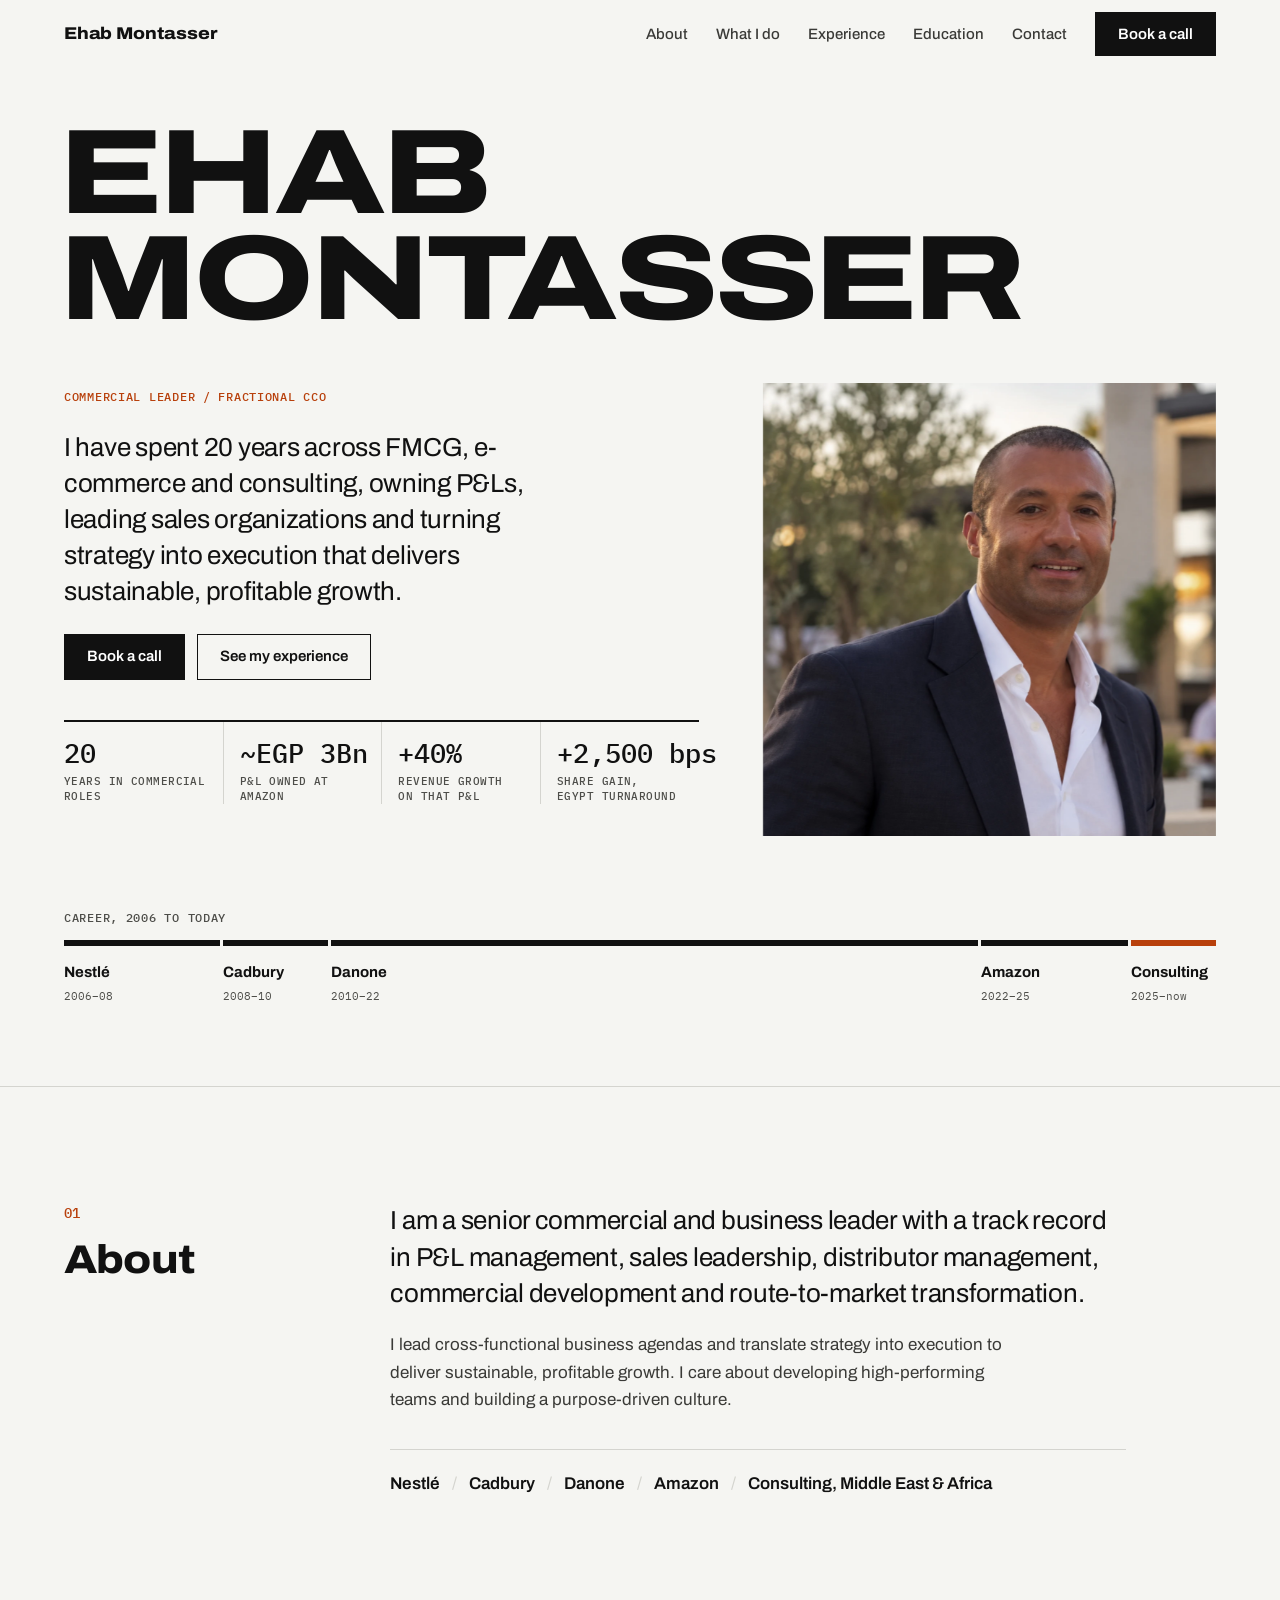
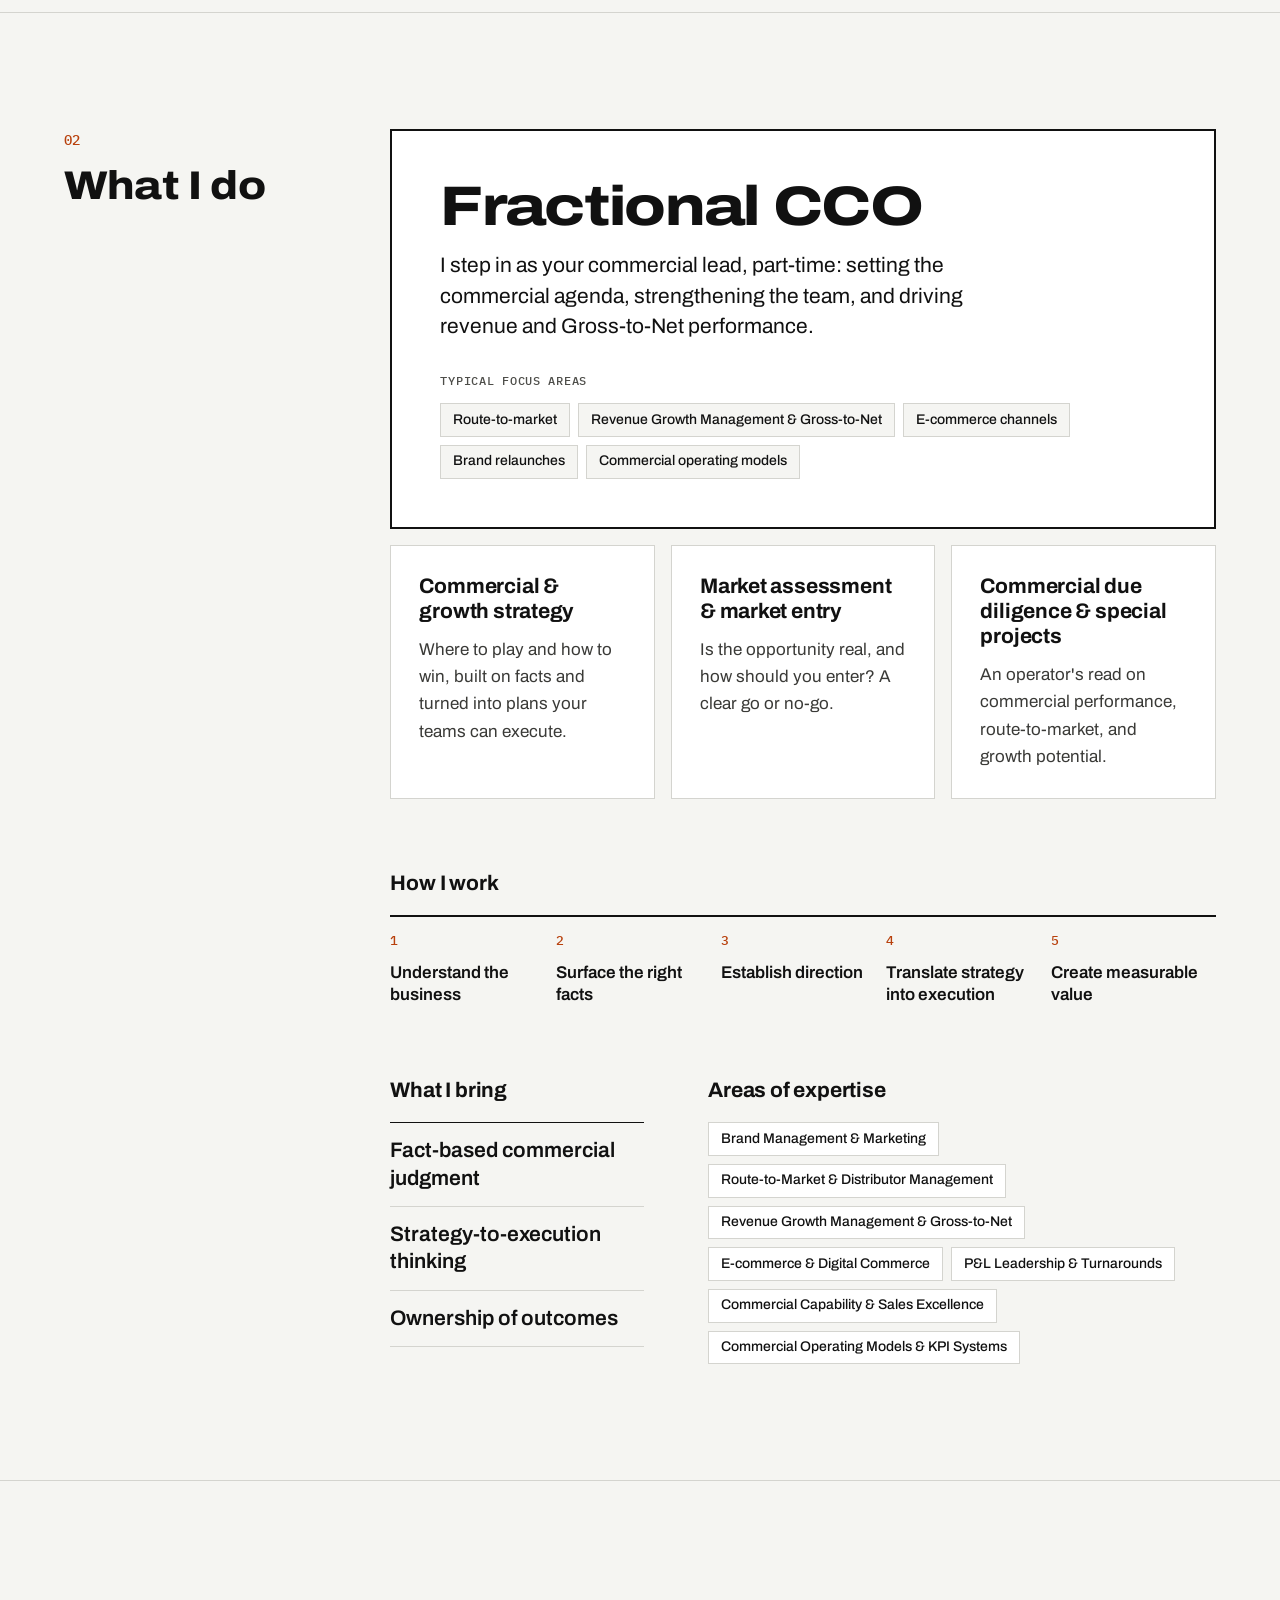
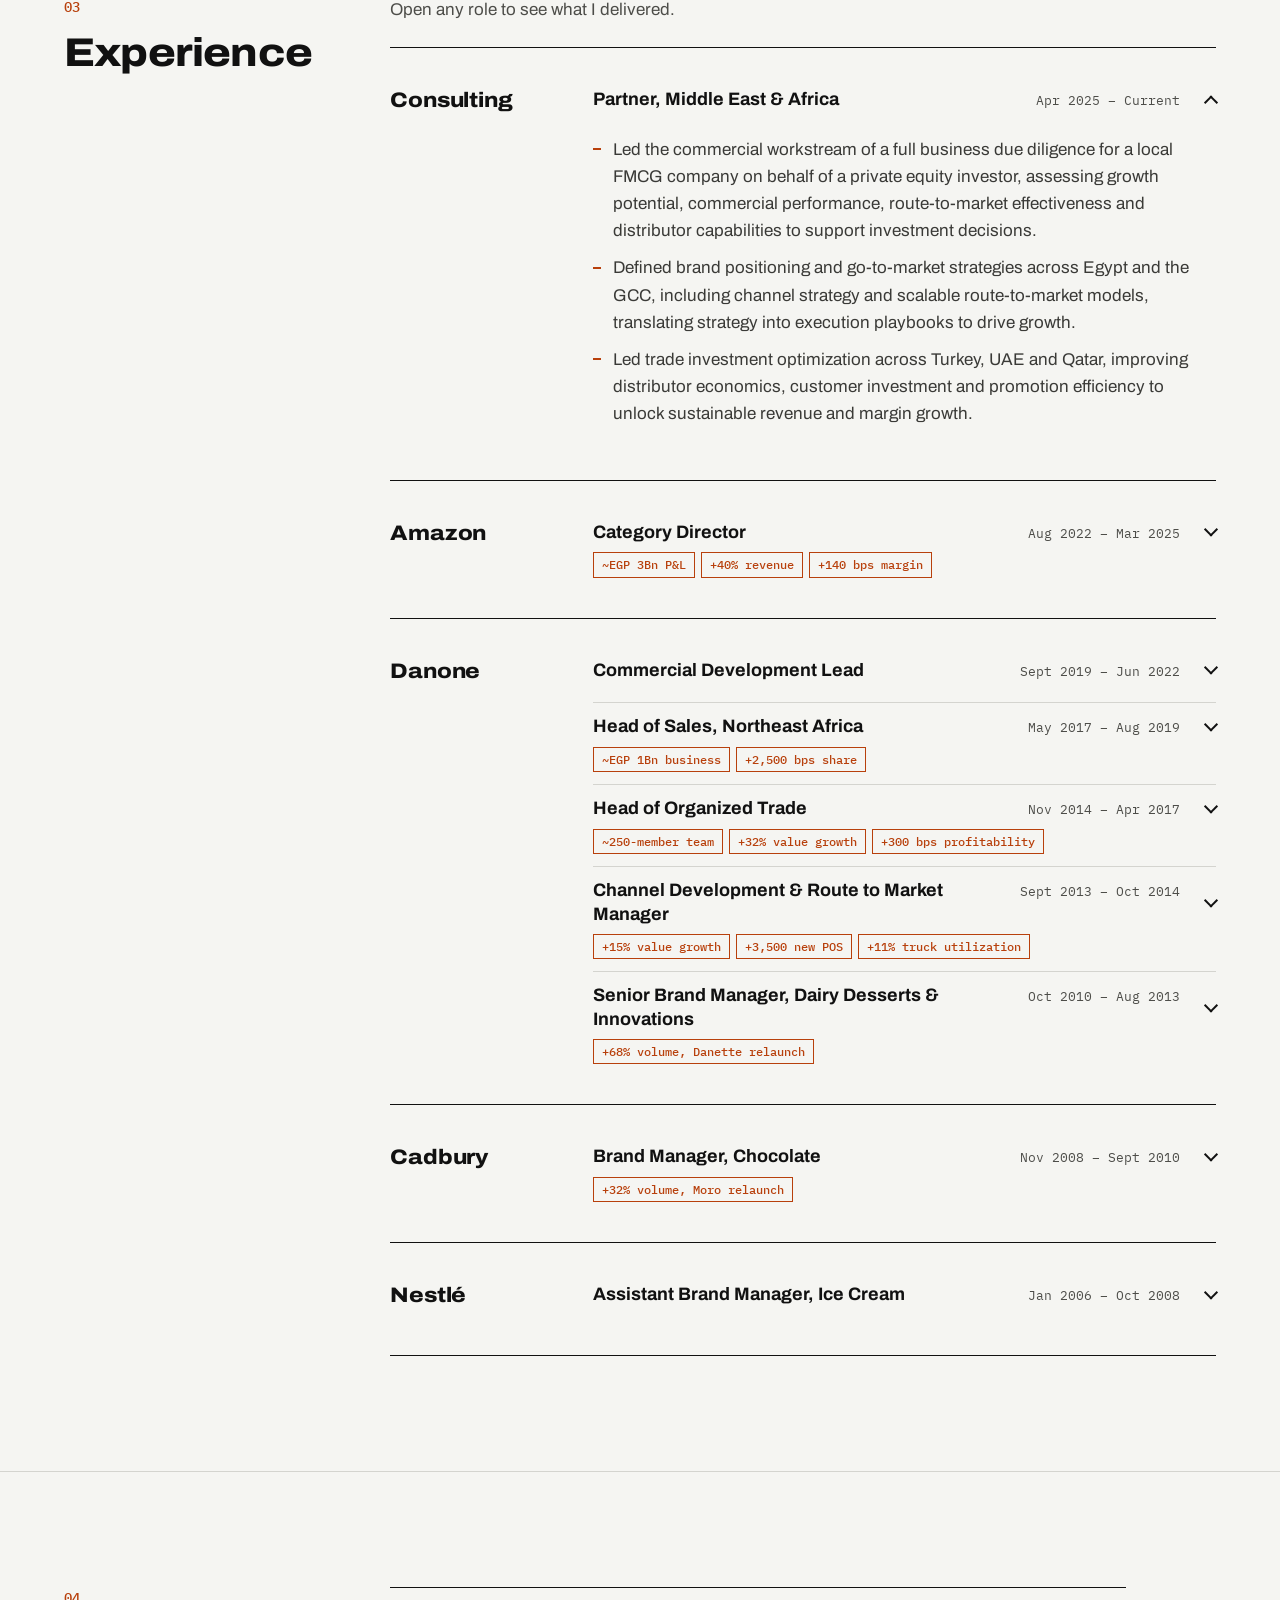
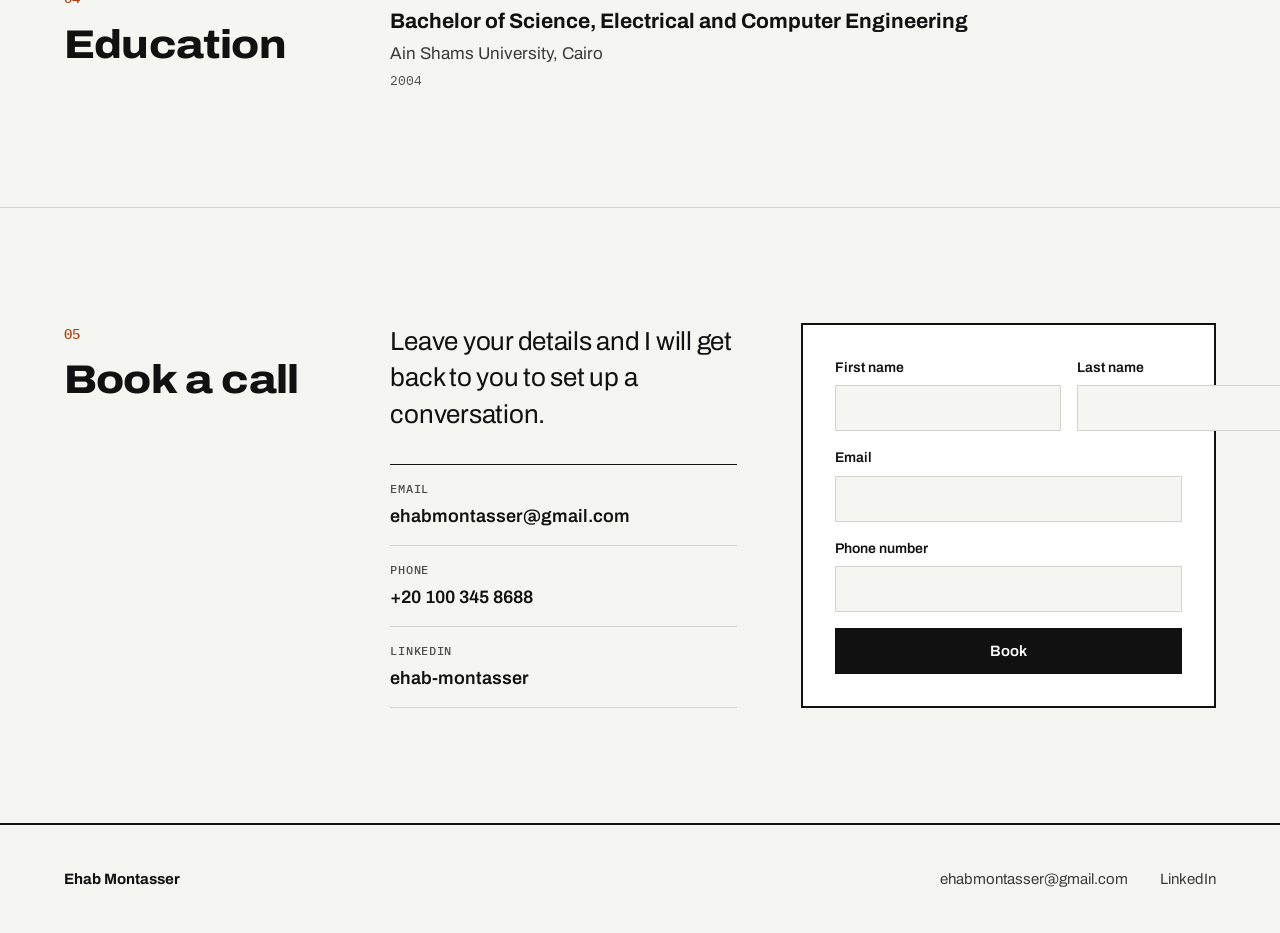
<file: index.html>
<!doctype html>
<html lang="en">
<head>
  <meta charset="utf-8">
  <meta name="viewport" content="width=device-width, initial-scale=1">
  <title>Ehab Montasser | Commercial leader and Fractional CCO</title>
  <meta name="description" content="Ehab Montasser is a senior commercial and business leader with 20 years across FMCG, e-commerce and consulting, working as a Fractional CCO.">
  <meta property="og:title" content="Ehab Montasser | Commercial leader and Fractional CCO">
  <meta property="og:description" content="20 years across FMCG, e-commerce and consulting. P&amp;L leadership, route-to-market and revenue growth.">
  <meta property="og:type" content="website">
  <meta property="og:image" content="assets/ehab-montasser.webp">
  <link rel="preconnect" href="https://fonts.googleapis.com">
  <link rel="preconnect" href="https://fonts.gstatic.com" crossorigin>
  <link href="https://fonts.googleapis.com/css2?family=Archivo:ital,wdth,wght@0,62..125,100..900;1,62..125,100..900&family=IBM+Plex+Mono:wght@400;500&display=swap" rel="stylesheet">
  <link rel="preload" as="image" href="assets/ehab-montasser.webp" fetchpriority="high">
  <link rel="stylesheet" href="css/styles.css">
  <script>document.documentElement.classList.add('js');</script>
  <script type="application/ld+json">
  {
    "@context": "https://schema.org",
    "@type": "Person",
    "name": "Ehab Montasser",
    "jobTitle": "Fractional CCO",
    "email": "mailto:ehabmontasser@gmail.com",
    "telephone": "+201003458688",
    "image": "assets/ehab-montasser.webp",
    "sameAs": ["https://www.linkedin.com/in/ehab-montasser-2a15491"],
    "alumniOf": "Ain Shams University"
  }
  </script>
</head>
<body>
  <a class="skip-link" href="#main">Skip to content</a>

  <header class="site-header" data-header>
    <div class="wrap header-inner">
      <a class="wordmark" href="#top" aria-label="Ehab Montasser, back to top">Ehab Montasser</a>

      <nav class="nav" aria-label="Main">
        <button class="nav-toggle" type="button" aria-expanded="false" aria-controls="nav-list" data-nav-toggle>
          <span class="nav-toggle-bars" aria-hidden="true"></span>
          <span class="visually-hidden">Menu</span>
        </button>
        <ul class="nav-list" id="nav-list" data-nav-list>
          <li><a href="#about" data-nav-link>About</a></li>
          <li><a href="#services" data-nav-link>What I do</a></li>
          <li><a href="#experience" data-nav-link>Experience</a></li>
          <li><a href="#education" data-nav-link>Education</a></li>
          <li><a href="#contact" data-nav-link>Contact</a></li>
          <li class="nav-cta-item"><a class="button button-solid nav-cta" href="#contact">Book a call</a></li>
        </ul>
      </nav>
    </div>
  </header>

  <main id="main">
    <!-- Hero -->
    <section class="hero" id="top" aria-labelledby="hero-name">
      <div class="wrap">
        <h1 class="hero-name" id="hero-name" data-hero-name>
          <span class="hero-name-line">Ehab</span>
          <span class="hero-name-line">Montasser</span>
        </h1>

        <div class="hero-grid">
          <div class="hero-copy">
            <p class="label hero-role">Commercial leader / Fractional CCO</p>
            <p class="hero-lede">
              I have spent 20 years across FMCG, e-commerce and consulting, owning P&amp;Ls,
              leading sales organizations and turning strategy into execution that
              delivers sustainable, profitable growth.
            </p>
            <div class="hero-actions">
              <a class="button button-solid" href="#contact">Book a call</a>
              <a class="button button-line" href="#experience">See my experience</a>
            </div>

            <dl class="ledger" aria-label="Career highlights">
              <div class="ledger-item">
                <dt class="label">Years in commercial roles</dt>
                <dd class="ledger-figure"><span data-count="20">20</span></dd>
              </div>
              <div class="ledger-item">
                <dt class="label">P&amp;L owned at Amazon</dt>
                <dd class="ledger-figure">~EGP <span data-count="3">3</span>Bn</dd>
              </div>
              <div class="ledger-item">
                <dt class="label">Revenue growth on that P&amp;L</dt>
                <dd class="ledger-figure">+<span data-count="40">40</span>%</dd>
              </div>
              <div class="ledger-item">
                <dt class="label">Share gain, Egypt turnaround</dt>
                <dd class="ledger-figure">+<span data-count="2500" data-format="thousands">2,500</span> bps</dd>
              </div>
            </dl>
          </div>

          <figure class="hero-photo" data-hero-photo>
            <img src="assets/ehab-montasser.webp" width="1254" height="1254"
                 alt="Ehab Montasser in a navy blazer and white shirt, smiling, outdoors at golden hour"
                 fetchpriority="high" decoding="async">
          </figure>
        </div>

        <!-- Career bar: proportional to years, 2006 to today -->
        <div class="career" aria-labelledby="career-title">
          <p class="label" id="career-title">Career, 2006 to today</p>
          <ol class="career-bar" data-career-bar>
            <li class="career-seg" style="--start: 2006; --end: 2008.83">
              <a href="#co-nestle"><span class="career-co">Nestlé</span><span class="career-yr">2006–08</span></a>
            </li>
            <li class="career-seg" style="--start: 2008.83; --end: 2010.75">
              <a href="#co-cadbury"><span class="career-co">Cadbury</span><span class="career-yr">2008–10</span></a>
            </li>
            <li class="career-seg career-seg-long" style="--start: 2010.75; --end: 2022.5">
              <a href="#co-danone"><span class="career-co">Danone</span><span class="career-yr">2010–22</span></a>
            </li>
            <li class="career-seg" style="--start: 2022.58; --end: 2025.25">
              <a href="#co-amazon"><span class="career-co">Amazon</span><span class="career-yr">2022–25</span></a>
            </li>
            <li class="career-seg career-seg-now" style="--start: 2025.25; --end: 2026.8">
              <a href="#co-consulting"><span class="career-co">Consulting</span><span class="career-yr">2025–now</span></a>
            </li>
          </ol>
        </div>
      </div>
    </section>

    <!-- 01 About -->
    <section class="section" id="about" aria-labelledby="about-title">
      <div class="wrap section-grid">
        <header class="section-head">
          <span class="section-num">01</span>
          <h2 class="section-title" id="about-title">About</h2>
        </header>
        <div class="section-body about-body">
          <p class="about-lead">
            I am a senior commercial and business leader with a track record in P&amp;L management,
            sales leadership, distributor management, commercial development and route-to-market transformation.
          </p>
          <p>
            I lead cross-functional business agendas and translate strategy into execution to deliver
            sustainable, profitable growth. I care about developing high-performing teams and building
            a purpose-driven culture.
          </p>
          <ul class="about-path" aria-label="Companies I have worked with">
            <li>Nestlé</li>
            <li>Cadbury</li>
            <li>Danone</li>
            <li>Amazon</li>
            <li>Consulting, Middle East &amp; Africa</li>
          </ul>
        </div>
      </div>
    </section>

    <!-- 02 What I do -->
    <section class="section" id="services" aria-labelledby="services-title">
      <div class="wrap section-grid">
        <header class="section-head">
          <span class="section-num">02</span>
          <h2 class="section-title" id="services-title">What I do</h2>
        </header>

        <div class="section-body">
          <div class="services">
            <article class="service service-flagship">
              <h3 class="service-title">Fractional CCO</h3>
              <p class="service-copy">
                I step in as your commercial lead, part-time: setting the commercial agenda, strengthening the team,
                and driving revenue and Gross-to-Net performance.
              </p>
              <h4 class="label service-sub">Typical focus areas</h4>
              <ul class="tags">
                <li>Route-to-market</li>
                <li>Revenue Growth Management &amp; Gross-to-Net</li>
                <li>E-commerce channels</li>
                <li>Brand relaunches</li>
                <li>Commercial operating models</li>
              </ul>
            </article>

            <article class="service">
              <h3 class="service-title">Commercial &amp; growth strategy</h3>
              <p class="service-copy">Where to play and how to win, built on facts and turned into plans your teams can execute.</p>
            </article>
            <article class="service">
              <h3 class="service-title">Market assessment &amp; market entry</h3>
              <p class="service-copy">Is the opportunity real, and how should you enter? A clear go or no-go.</p>
            </article>
            <article class="service">
              <h3 class="service-title">Commercial due diligence &amp; special projects</h3>
              <p class="service-copy">An operator's read on commercial performance, route-to-market, and growth potential.</p>
            </article>
          </div>

          <div class="howiwork">
            <h3 class="sub-title">How I work</h3>
            <ol class="steps">
              <li><span class="step-num">1</span>Understand the business</li>
              <li><span class="step-num">2</span>Surface the right facts</li>
              <li><span class="step-num">3</span>Establish direction</li>
              <li><span class="step-num">4</span>Translate strategy into execution</li>
              <li><span class="step-num">5</span>Create measurable value</li>
            </ol>
          </div>

          <div class="bring-expertise">
            <div>
              <h3 class="sub-title">What I bring</h3>
              <ul class="bring">
                <li>Fact-based commercial judgment</li>
                <li>Strategy-to-execution thinking</li>
                <li>Ownership of outcomes</li>
              </ul>
            </div>
            <div>
              <h3 class="sub-title">Areas of expertise</h3>
              <ul class="tags">
                <li>Brand Management &amp; Marketing</li>
                <li>Route-to-Market &amp; Distributor Management</li>
                <li>Revenue Growth Management &amp; Gross-to-Net</li>
                <li>E-commerce &amp; Digital Commerce</li>
                <li>P&amp;L Leadership &amp; Turnarounds</li>
                <li>Commercial Capability &amp; Sales Excellence</li>
                <li>Commercial Operating Models &amp; KPI Systems</li>
              </ul>
            </div>
          </div>
        </div>
      </div>
    </section>

    <!-- 03 Experience -->
    <section class="section" id="experience" aria-labelledby="experience-title">
      <div class="wrap section-grid">
        <header class="section-head">
          <span class="section-num">03</span>
          <h2 class="section-title" id="experience-title">Experience</h2>
        </header>

        <div class="section-body">
          <p class="exp-hint">Open any role to see what I delivered.</p>

          <!-- Consulting -->
          <div class="company" id="co-consulting">
            <h3 class="company-name">Consulting</h3>
            <div class="roles">
              <details class="role" open>
                <summary>
                  <span class="role-title">Partner, Middle East &amp; Africa</span>
                  <span class="role-dates">Apr 2025 – Current</span>
                </summary>
                <ul class="role-points">
                  <li>Led the commercial workstream of a full business due diligence for a local FMCG company on behalf of a private equity investor, assessing growth potential, commercial performance, route-to-market effectiveness and distributor capabilities to support investment decisions.</li>
                  <li>Defined brand positioning and go-to-market strategies across Egypt and the GCC, including channel strategy and scalable route-to-market models, translating strategy into execution playbooks to drive growth.</li>
                  <li>Led trade investment optimization across Turkey, UAE and Qatar, improving distributor economics, customer investment and promotion efficiency to unlock sustainable revenue and margin growth.</li>
                </ul>
              </details>
            </div>
          </div>

          <!-- Amazon -->
          <div class="company" id="co-amazon">
            <h3 class="company-name">Amazon</h3>
            <div class="roles">
              <details class="role">
                <summary>
                  <span class="role-title">Category Director</span>
                  <span class="role-dates">Aug 2022 – Mar 2025</span>
                  <span class="role-figures"><span>~EGP 3Bn P&amp;L</span><span>+40% revenue</span><span>+140 bps margin</span></span>
                </summary>
                <ul class="role-points">
                  <li>Owned the P&amp;L for a ~EGP 3Bn business, delivered +40% revenue growth and +140 bps margin improvement through pricing, negotiations and portfolio expansion.</li>
                  <li>Drove market share gains across key categories through targeted growth initiatives and commercial execution.</li>
                  <li>Built strategic partnerships with global brands, including direct import models, improving supply, cost efficiency and profitability.</li>
                  <li>Led cross-functional business priorities across commercial, marketing and operations, while representing the category in MENAT leadership forums.</li>
                </ul>
              </details>
            </div>
          </div>

          <!-- Danone -->
          <div class="company" id="co-danone">
            <h3 class="company-name">Danone</h3>
            <div class="roles">
              <details class="role">
                <summary>
                  <span class="role-title">Commercial Development Lead</span>
                  <span class="role-dates">Sept 2019 – Jun 2022</span>
                </summary>
                <ul class="role-points">
                  <li>Led the Commercial Development function, shaping channel, category, promotion and sales execution strategies to drive sustainable growth and execution excellence.</li>
                  <li>Established the Profitable Revenue Growth Management function, optimizing portfolio mix, pricing and trade investments to enhance revenue and ROI.</li>
                  <li>Designed and deployed a winning picture of success across offline and online channels, strengthening in-market execution and shopper engagement.</li>
                  <li>Built and scaled Sales Capabilities, strengthening field force identity, commercial competencies and execution excellence through targeted development programs.</li>
                  <li>Co-led cross-functional initiatives with finance and supply chain to optimize route to market and cost to serve, and enhance our service package.</li>
                  <li>Strengthened commercial operations by improving forecasting accuracy, deployment efficiency and adoption of digital sales tools.</li>
                </ul>
              </details>

              <details class="role">
                <summary>
                  <span class="role-title">Head of Sales, Northeast Africa</span>
                  <span class="role-dates">May 2017 – Aug 2019</span>
                  <span class="role-figures"><span>~EGP 1Bn business</span><span>+2,500 bps share</span></span>
                </summary>
                <ul class="role-points">
                  <li>Led a ~EGP 1Bn business, managing distributor partnerships and driving commercial performance and execution across complex market environments.</li>
                  <li>Defined growth pillars and trade strategies across key channels (Pharmacies &amp; Modern Trade), strengthening brand visibility and in-market execution.</li>
                  <li>Navigated significant market volatility in Libya, aligning distributors and cross-functional teams to maintain supply continuity and mitigate financial risk.</li>
                  <li>Turned around the Egypt business, regaining market leadership within 6 months and delivering a +2,500 bps share gain.</li>
                </ul>
              </details>

              <details class="role">
                <summary>
                  <span class="role-title">Head of Organized Trade</span>
                  <span class="role-dates">Nov 2014 – Apr 2017</span>
                  <span class="role-figures"><span>~250-member team</span><span>+32% value growth</span><span>+300 bps profitability</span></span>
                </summary>
                <ul class="role-points">
                  <li>Led a ~250-member sales and merchandising organization, delivering +32% value growth YoY through channel strategy and strategic customer partnerships.</li>
                  <li>Increased channel profitability by +300 bps while optimizing trade investments and reducing total trade spend by 200 bps.</li>
                  <li>Regained category leadership in fresh dairy, growing share by +2pp through joint business plans and strategic customer activations.</li>
                  <li>Led Danone Egypt's first category management partnership with Carrefour, delivering +20% value growth and strengthening long-term customer collaboration.</li>
                </ul>
              </details>

              <details class="role">
                <summary>
                  <span class="role-title">Channel Development &amp; Route to Market Manager</span>
                  <span class="role-dates">Sept 2013 – Oct 2014</span>
                  <span class="role-figures"><span>+15% value growth</span><span>+3,500 new POS</span><span>+11% truck utilization</span></span>
                </summary>
                <ul class="role-points">
                  <li>Led the growth and development of the micro-distributor channel, representing ~20% of the business and delivering +15% value growth YoY.</li>
                  <li>Initiated and led a cross-functional RTM project across key regions, collaborating with Sales, Supply Chain, IS and external partners to drive execution.</li>
                  <li>The project improved truck utilization by +11%, expanded horizontal coverage by +3,500 new POS, and delivered +13% sales growth.</li>
                </ul>
              </details>

              <details class="role">
                <summary>
                  <span class="role-title">Senior Brand Manager, Dairy Desserts &amp; Innovations</span>
                  <span class="role-dates">Oct 2010 – Aug 2013</span>
                  <span class="role-figures"><span>+68% volume, Danette relaunch</span></span>
                </summary>
                <ul class="role-points">
                  <li>Led the relaunch of Danette, delivering +68% volume growth vs. 2011 through a full product revamp and 360° campaign across TV, digital and on-ground activations.</li>
                  <li>Built and executed the Danette innovation pipeline, enabling +25% volume growth vs. the 2012 target.</li>
                  <li>Managed the launch of Danone Yogurt Drink in Egypt, overseeing research, mix development, pricing and go-to-market strategy for a successful category entry.</li>
                </ul>
              </details>
            </div>
          </div>

          <!-- Cadbury -->
          <div class="company" id="co-cadbury">
            <h3 class="company-name">Cadbury</h3>
            <div class="roles">
              <details class="role">
                <summary>
                  <span class="role-title">Brand Manager, Chocolate</span>
                  <span class="role-dates">Nov 2008 – Sept 2010</span>
                  <span class="role-figures"><span>+32% volume, Moro relaunch</span></span>
                </summary>
                <ul class="role-points">
                  <li>Managed a portfolio of leading count-line brands, developing and executing annual brand plans to sustain leadership and drive growth.</li>
                  <li>Led the relaunch of Moro, Egypt's #1 count-line brand, delivering +32% volume growth YoY through a product upgrade and fully integrated ATL/BTL campaign.</li>
                  <li>Launched Flake across MENA and partnered with regional teams to develop the brand's first unified TVC, aligning messaging across Egypt, Levant and GCC markets.</li>
                </ul>
              </details>
            </div>
          </div>

          <!-- Nestlé -->
          <div class="company" id="co-nestle">
            <h3 class="company-name">Nestlé</h3>
            <div class="roles">
              <details class="role">
                <summary>
                  <span class="role-title">Assistant Brand Manager, Ice Cream</span>
                  <span class="role-dates">Jan 2006 – Oct 2008</span>
                </summary>
                <ul class="role-points">
                  <li>Managed brand strategy and execution across the Ice Cream portfolio, collaborating with media and creative agencies to execute integrated communication plans.</li>
                  <li>Used consumer tracker, competitor benchmark, pricing and retail audit insights to drive brand performance, innovation decisions and in-market execution.</li>
                </ul>
              </details>
            </div>
          </div>
        </div>
      </div>
    </section>

    <!-- 04 Education -->
    <section class="section" id="education" aria-labelledby="education-title">
      <div class="wrap section-grid">
        <header class="section-head">
          <span class="section-num">04</span>
          <h2 class="section-title" id="education-title">Education</h2>
        </header>
        <div class="section-body">
          <div class="edu">
            <p class="edu-degree">Bachelor of Science, Electrical and Computer Engineering</p>
            <p class="edu-school">Ain Shams University, Cairo</p>
            <p class="role-dates">2004</p>
          </div>
        </div>
      </div>
    </section>

    <!-- 05 Contact -->
    <section class="section section-contact" id="contact" aria-labelledby="contact-title">
      <div class="wrap section-grid">
        <header class="section-head">
          <span class="section-num">05</span>
          <h2 class="section-title" id="contact-title">Book a call</h2>
        </header>

        <div class="section-body contact-grid">
          <div class="contact-intro">
            <p class="about-lead">Leave your details and I will get back to you to set up a conversation.</p>
            <ul class="contact-direct">
              <li><span class="label">Email</span><a href="mailto:ehabmontasser@gmail.com">ehabmontasser@gmail.com</a></li>
              <li><span class="label">Phone</span><a href="tel:+201003458688">+20 100 345 8688</a></li>
              <li><span class="label">LinkedIn</span><a href="https://www.linkedin.com/in/ehab-montasser-2a15491" target="_blank" rel="noopener">ehab-montasser</a></li>
            </ul>
          </div>

          <form class="book-form" data-book-form novalidate>
            <div class="field-row">
              <div class="field">
                <label for="first-name">First name</label>
                <input id="first-name" name="firstName" type="text" autocomplete="given-name" required>
                <p class="field-error" id="first-name-error" aria-live="polite"></p>
              </div>
              <div class="field">
                <label for="last-name">Last name</label>
                <input id="last-name" name="lastName" type="text" autocomplete="family-name" required>
                <p class="field-error" id="last-name-error" aria-live="polite"></p>
              </div>
            </div>
            <div class="field">
              <label for="email">Email</label>
              <input id="email" name="email" type="email" autocomplete="email" inputmode="email" required>
              <p class="field-error" id="email-error" aria-live="polite"></p>
            </div>
            <div class="field">
              <label for="phone">Phone number</label>
              <input id="phone" name="phone" type="tel" autocomplete="tel" inputmode="tel" required
                     pattern="[+0-9 ()\-]{7,20}">
              <p class="field-error" id="phone-error" aria-live="polite"></p>
            </div>
            <button class="button button-solid button-block" type="submit">Book</button>
            <p class="form-status" role="status" data-form-status hidden></p>
          </form>
        </div>
      </div>
    </section>
  </main>

  <footer class="site-footer">
    <div class="wrap footer-inner">
      <p>Ehab Montasser</p>
      <p><a href="mailto:ehabmontasser@gmail.com">ehabmontasser@gmail.com</a></p>
      <p><a href="https://www.linkedin.com/in/ehab-montasser-2a15491" target="_blank" rel="noopener">LinkedIn</a></p>
    </div>
  </footer>

  <a class="to-top" href="#top" data-to-top aria-label="Back to top">
    <svg viewBox="0 0 24 24" width="20" height="20" aria-hidden="true"><path d="M12 19V5M5 12l7-7 7 7" fill="none" stroke="currentColor" stroke-width="2"/></svg>
  </a>

  <script type="module" src="js/main.js"></script>
</body>
</html>
</file>
<file: css/styles.css>
/* =========================================================
   Ehab Montasser: design tokens (from the Claude Design handoff)
   ========================================================= */
:root {
  --paper: #F5F5F2;
  --card: #FFFFFF;
  --ink: #111111;
  --body: #3A3A37;
  --muted: #4D4D49;
  --rule: #D4D4CF;
  --accent: #B8400C;

  --font-sans: "Archivo", system-ui, sans-serif;
  --font-mono: "IBM Plex Mono", ui-monospace, monospace;

  /* Type scale, roughly a 1.25 ratio */
  --step--1: 0.8125rem;
  --step-0: 1.0625rem;
  --step-1: 1.3125rem;
  --step-2: 1.625rem;
  --step-3: clamp(1.75rem, 1.3rem + 1.6vw, 2.5rem);

  --wrap: 78rem;
  --gutter: clamp(1rem, 4vw, 3rem);
  --section-space: clamp(4.5rem, 9vw, 8rem);
  --header-h: 4.25rem;

  --ease-out: cubic-bezier(0.22, 1, 0.36, 1);
}

/* =========================================================
   Base
   ========================================================= */
*, *::before, *::after { box-sizing: border-box; }

html {
  scroll-behavior: smooth;
  scroll-padding-top: calc(var(--header-h) + 1rem);
  -webkit-text-size-adjust: 100%;
}

body {
  margin: 0;
  background: var(--paper);
  color: var(--body);
  font-family: var(--font-sans);
  font-size: var(--step-0);
  line-height: 1.6;
  font-variation-settings: "wdth" 100;
  -webkit-font-smoothing: antialiased;
  text-rendering: optimizeLegibility;
}

img { display: block; max-width: 100%; height: auto; }

h1, h2, h3, h4 { color: var(--ink); margin: 0; line-height: 1.15; }
p, ul, ol, dl, dd, figure { margin: 0; }
ul, ol { padding: 0; list-style: none; }

a { color: inherit; }

:focus-visible {
  outline: 2px solid var(--accent);
  outline-offset: 3px;
}

::selection { background: var(--accent); color: #fff; }

.wrap {
  width: 100%;
  max-width: var(--wrap);
  margin-inline: auto;
  padding-inline: var(--gutter);
}

.visually-hidden {
  position: absolute !important;
  width: 1px; height: 1px;
  overflow: hidden;
  clip: rect(0 0 0 0);
  white-space: nowrap;
}

.skip-link {
  position: absolute;
  left: 1rem; top: -6rem;
  z-index: 100;
  padding: 0.75rem 1rem;
  background: var(--ink);
  color: #fff;
  text-decoration: none;
}
.skip-link:focus { top: 1rem; }

/* Small uppercase labels and numbers, per the handoff */
.label {
  font-family: var(--font-mono);
  font-size: 0.75rem;
  font-weight: 500;
  letter-spacing: 0.06em;
  text-transform: uppercase;
  color: var(--muted);
}

/* =========================================================
   Buttons
   ========================================================= */
.button {
  display: inline-flex;
  align-items: center;
  justify-content: center;
  min-height: 2.875rem;
  padding: 0.75rem 1.375rem;
  border: 1px solid var(--ink);
  font: 600 0.9375rem/1 var(--font-sans);
  text-decoration: none;
  cursor: pointer;
  transition: background-color 0.2s, color 0.2s, border-color 0.2s;
}
.button-solid { background: var(--ink); color: #fff; }
.button-solid:hover { background: var(--accent); border-color: var(--accent); }
.button-line { background: transparent; color: var(--ink); }
.button-line:hover { background: var(--ink); color: #fff; }
.button-block { width: 100%; }

/* =========================================================
   Header and navigation
   ========================================================= */
.site-header {
  position: sticky;
  top: 0;
  z-index: 50;
  background: var(--paper);
  border-bottom: 1px solid transparent;
  transition: border-color 0.25s;
}
.site-header.is-scrolled { border-bottom-color: var(--rule); }

.header-inner {
  display: flex;
  align-items: center;
  justify-content: space-between;
  height: var(--header-h);
}

.wordmark {
  font-weight: 800;
  font-variation-settings: "wdth" 112;
  font-size: 1.0625rem;
  letter-spacing: -0.01em;
  color: var(--ink);
  text-decoration: none;
  min-height: 44px;
  display: inline-flex;
  align-items: center;
}

.nav-list {
  display: flex;
  align-items: center;
  gap: 0.25rem;
}

.nav-list a[data-nav-link] {
  position: relative;
  display: inline-flex;
  align-items: center;
  min-height: 44px;
  padding: 0 0.75rem;
  font-size: 0.9375rem;
  font-weight: 500;
  color: var(--body);
  text-decoration: none;
  transition: color 0.2s;
}
.nav-list a[data-nav-link]::after {
  content: "";
  position: absolute;
  left: 0.75rem; right: 0.75rem; bottom: 0.6rem;
  height: 2px;
  background: var(--accent);
  transform: scaleX(0);
  transform-origin: left;
  transition: transform 0.3s var(--ease-out);
}
.nav-list a[data-nav-link]:hover { color: var(--ink); }
.nav-list a[data-nav-link].is-active { color: var(--ink); }
.nav-list a[data-nav-link].is-active::after { transform: scaleX(1); }

.nav-cta-item { margin-left: 0.75rem; }
.nav-cta { min-height: 2.75rem; padding-block: 0.6rem; }

.nav-toggle {
  display: none;
  width: 44px; height: 44px;
  border: 1px solid var(--ink);
  background: transparent;
  cursor: pointer;
  position: relative;
}
.nav-toggle-bars,
.nav-toggle-bars::before,
.nav-toggle-bars::after {
  position: absolute;
  left: 50%;
  width: 18px; height: 2px;
  background: var(--ink);
  transition: transform 0.3s var(--ease-out), opacity 0.2s;
}
.nav-toggle-bars { top: 50%; transform: translate(-50%, -50%); }
.nav-toggle-bars::before, .nav-toggle-bars::after { content: ""; transform: translateX(-50%); }
.nav-toggle-bars::before { top: -6px; }
.nav-toggle-bars::after { top: 6px; }
.nav-toggle[aria-expanded="true"] .nav-toggle-bars { background: transparent; }
.nav-toggle[aria-expanded="true"] .nav-toggle-bars::before { transform: translate(-50%, 6px) rotate(45deg); }
.nav-toggle[aria-expanded="true"] .nav-toggle-bars::after { transform: translate(-50%, -6px) rotate(-45deg); }

@media (max-width: 56rem) {
  .nav-toggle { display: block; }

  .nav-list {
    position: fixed;
    inset: var(--header-h) 0 auto 0;
    flex-direction: column;
    align-items: stretch;
    gap: 0;
    padding: 0.5rem var(--gutter) 1.5rem;
    background: var(--paper);
    border-bottom: 1px solid var(--rule);
    transform: translateY(-0.75rem);
    opacity: 0;
    visibility: hidden;
    transition: transform 0.3s var(--ease-out), opacity 0.25s, visibility 0s linear 0.3s;
  }
  .nav-list.is-open {
    transform: none;
    opacity: 1;
    visibility: visible;
    transition: transform 0.3s var(--ease-out), opacity 0.25s;
  }
  .nav-list li { border-bottom: 1px solid var(--rule); }
  .nav-list a[data-nav-link] { width: 100%; padding: 0.5rem 0; min-height: 52px; font-size: 1.125rem; }
  .nav-list a[data-nav-link]::after { left: 0; right: auto; width: 2rem; bottom: 0.75rem; }
  .nav-cta-item { margin: 1.25rem 0 0; border-bottom: 0 !important; }
  .nav-cta { width: 100%; min-height: 3rem; }
}

/* =========================================================
   Hero
   ========================================================= */
.hero {
  padding-top: clamp(1.5rem, 4vw, 3.5rem);
  padding-bottom: clamp(3rem, 6vw, 5rem);
}

.hero-name {
  font-weight: 800;
  font-variation-settings: "wdth" 125;
  font-size: clamp(2.25rem, 9.4vw, 8.5rem);
  line-height: 0.88;
  letter-spacing: -0.035em;
  text-transform: uppercase;
  color: var(--ink);
  margin-left: -0.04em;
}
.hero-name-line { display: block; }

.hero-grid {
  display: grid;
  grid-template-columns: minmax(0, 7fr) minmax(0, 5fr);
  gap: clamp(2rem, 5vw, 4.5rem);
  margin-top: clamp(2rem, 4vw, 3.5rem);
  align-items: start;
}

.hero-copy {
  display: flex;
  flex-direction: column;
  gap: 1.5rem;
  padding-top: 0.25rem;
}

.hero-role { color: var(--accent); }

.hero-lede {
  font-size: var(--step-2);
  line-height: 1.38;
  color: var(--ink);
  font-weight: 400;
  max-width: 34ch;
  letter-spacing: -0.01em;
}

.hero-actions { display: flex; flex-wrap: wrap; gap: 0.75rem; }

/* The figures strip reads like a line in a P&L */
.ledger {
  display: grid;
  grid-template-columns: repeat(4, minmax(0, 1fr));
  border-top: 2px solid var(--ink);
  margin-top: 1rem;
}
.ledger-item {
  display: flex;
  flex-direction: column-reverse;
  justify-content: flex-end;
  gap: 0.375rem;
  padding: 1rem 1rem 0 0;
}
.ledger-item + .ledger-item { padding-left: 1rem; border-left: 1px solid var(--rule); }
.ledger-item .label { font-size: 0.6875rem; line-height: 1.4; letter-spacing: 0.04em; }
.ledger-figure {
  font-family: var(--font-mono);
  font-size: clamp(1.25rem, 0.9rem + 1vw, 1.75rem);
  font-weight: 500;
  color: var(--ink);
  line-height: 1.1;
  white-space: nowrap;
  font-variant-numeric: tabular-nums;
}

/* Photo: untouched, uncropped, square, no overlay */
.hero-photo {
  width: 100%;
  aspect-ratio: 1 / 1;
  background: var(--rule);
}
.hero-photo img {
  width: 100%;
  height: 100%;
  object-fit: cover;
  object-position: 50% 40%;
}

/* Career bar */
.career { margin-top: clamp(3rem, 6vw, 4.5rem); }
.career > .label { margin-bottom: 0.75rem; }

.career-bar {
  display: flex;
  gap: 3px;
}
.career-seg {
  flex: calc(var(--end) - var(--start)) 1 0;
  min-width: 0;
}
.career-seg a {
  display: flex;
  flex-direction: column;
  gap: 0.25rem;
  min-height: 44px;
  padding: 0.875rem 0 0.25rem;
  border-top: 6px solid var(--ink);
  text-decoration: none;
  transition: border-color 0.2s;
}
.career-seg-now a { border-top-color: var(--accent); }
.career-seg a:hover { border-top-color: var(--accent); }

.career-co {
  font-weight: 700;
  font-size: 0.9375rem;
  color: var(--ink);
  white-space: nowrap;
  overflow: hidden;
  text-overflow: ellipsis;
}
.career-yr {
  font-family: var(--font-mono);
  font-size: 0.6875rem;
  color: var(--muted);
  white-space: nowrap;
}

@media (max-width: 56rem) {
  .hero-grid { grid-template-columns: 1fr; }
  .hero-photo { order: -1; max-width: 32rem; }
  .ledger { grid-template-columns: repeat(2, minmax(0, 1fr)); }
  .ledger-item:nth-child(3) { padding-left: 0; border-left: 0; }
  .ledger-item:nth-child(n + 3) { border-top: 1px solid var(--rule); margin-top: 1rem; }
}

/* On narrow screens the short segments are too thin for text; the bar becomes a list */
@media (max-width: 40rem) {
  .career-bar { flex-direction: column; gap: 0; }
  .career-seg a {
    flex-direction: row;
    justify-content: space-between;
    align-items: center;
    border-top: 0;
    border-left: 4px solid var(--ink);
    border-bottom: 1px solid var(--rule);
    padding: 0.625rem 0 0.625rem 0.875rem;
  }
  .career-seg-now a { border-left-color: var(--accent); }
}

/* =========================================================
   Sections
   ========================================================= */
.section {
  padding-block: var(--section-space);
  border-top: 1px solid var(--rule);
}

.section-grid {
  display: grid;
  grid-template-columns: minmax(0, 3fr) minmax(0, 9fr);
  gap: clamp(1.5rem, 4vw, 4rem);
}

.section-head {
  align-self: start;
  position: sticky;
  top: calc(var(--header-h) + 2rem);
  display: flex;
  flex-direction: column;
  gap: 0.75rem;
}
.section-num {
  font-family: var(--font-mono);
  font-size: 0.875rem;
  font-weight: 500;
  color: var(--accent);
}
.section-title {
  font-size: var(--step-3);
  font-weight: 800;
  font-variation-settings: "wdth" 112;
  letter-spacing: -0.02em;
}

.sub-title {
  font-size: var(--step-1);
  font-weight: 700;
  letter-spacing: -0.01em;
  margin-bottom: 1.25rem;
}

@media (max-width: 56rem) {
  .section-grid { grid-template-columns: 1fr; }
  .section-head { position: static; flex-direction: row; align-items: baseline; gap: 1rem; }
}

/* About */
.about-body { display: flex; flex-direction: column; gap: 1.25rem; max-width: 46rem; }
.about-lead {
  font-size: var(--step-2);
  line-height: 1.4;
  color: var(--ink);
  letter-spacing: -0.01em;
}
.about-body > p:not(.about-lead) { max-width: 62ch; }

.about-path {
  display: flex;
  flex-wrap: wrap;
  margin-top: 1rem;
  border-top: 1px solid var(--rule);
  padding-top: 1.25rem;
  gap: 0.5rem 0;
}
.about-path li {
  font-weight: 600;
  color: var(--ink);
}
.about-path li + li::before {
  content: "/";
  margin: 0 0.75rem;
  color: var(--rule);
  font-weight: 400;
}

/* =========================================================
   02 What I do
   ========================================================= */
.services {
  display: grid;
  grid-template-columns: repeat(3, minmax(0, 1fr));
  gap: 1rem;
}

.service {
  background: var(--card);
  border: 1px solid var(--rule);
  padding: clamp(1.25rem, 2.5vw, 1.75rem);
  display: flex;
  flex-direction: column;
  gap: 0.75rem;
}
.service-title {
  font-size: var(--step-1);
  font-weight: 700;
  letter-spacing: -0.01em;
  line-height: 1.2;
}
.service-copy { color: var(--body); }

.service-flagship {
  grid-column: 1 / -1;
  border: 2px solid var(--ink);
  padding: clamp(1.5rem, 4vw, 3rem);
  gap: 1rem;
}
.service-flagship .service-title {
  font-size: clamp(2rem, 1.4rem + 2.6vw, 3.5rem);
  font-weight: 800;
  font-variation-settings: "wdth" 120;
  letter-spacing: -0.03em;
  line-height: 1;
}
.service-flagship .service-copy {
  font-size: var(--step-1);
  line-height: 1.45;
  color: var(--ink);
  max-width: 44ch;
}
.service-sub { margin-top: 1rem; }

.tags { display: flex; flex-wrap: wrap; gap: 0.5rem; }
.tags li {
  border: 1px solid var(--rule);
  background: var(--card);
  padding: 0.4rem 0.75rem;
  font-size: 0.875rem;
  font-weight: 500;
  color: var(--ink);
  line-height: 1.35;
}
.service-flagship .tags li { background: var(--paper); }

.howiwork { margin-top: clamp(3rem, 6vw, 4.5rem); }

/* A real sequence, so it is numbered */
.steps {
  display: grid;
  grid-template-columns: repeat(5, minmax(0, 1fr));
  counter-reset: none;
}
.steps li {
  position: relative;
  display: flex;
  flex-direction: column;
  gap: 0.75rem;
  padding: 1rem 1rem 0 0;
  border-top: 2px solid var(--ink);
  font-weight: 600;
  color: var(--ink);
  line-height: 1.3;
}
.step-num {
  font-family: var(--font-mono);
  font-size: 0.8125rem;
  font-weight: 500;
  color: var(--accent);
}

.bring-expertise {
  display: grid;
  grid-template-columns: minmax(0, 4fr) minmax(0, 8fr);
  gap: clamp(2rem, 5vw, 4rem);
  margin-top: clamp(3rem, 6vw, 4.5rem);
}
.bring li {
  padding: 0.875rem 0;
  border-bottom: 1px solid var(--rule);
  font-size: var(--step-1);
  font-weight: 600;
  color: var(--ink);
  line-height: 1.3;
}
.bring li:first-child { border-top: 1px solid var(--ink); }

@media (max-width: 56rem) {
  .steps { grid-template-columns: 1fr; }
  .steps li {
    flex-direction: row;
    align-items: baseline;
    gap: 1rem;
    padding: 0.875rem 0;
    border-top: 1px solid var(--rule);
  }
  .steps li:first-child { border-top: 2px solid var(--ink); }
  .bring-expertise { grid-template-columns: 1fr; }
}

@media (max-width: 40rem) {
  .services { grid-template-columns: 1fr; }
}

/* =========================================================
   03 Experience
   ========================================================= */
.exp-hint { color: var(--muted); margin-bottom: 1.5rem; }

.company {
  display: grid;
  grid-template-columns: minmax(0, 2fr) minmax(0, 7fr);
  gap: 1.5rem;
  padding-block: 1.75rem;
  border-top: 1px solid var(--ink);
}
.company:last-child { border-bottom: 1px solid var(--ink); }

.company-name {
  font-size: var(--step-1);
  font-weight: 800;
  font-variation-settings: "wdth" 112;
  letter-spacing: -0.01em;
  padding-top: 0.75rem;
}

.role { border-bottom: 1px solid var(--rule); }
.role:last-child { border-bottom: 0; }

.role summary {
  display: grid;
  grid-template-columns: minmax(0, 1fr) auto 1.25rem;
  grid-template-areas:
    "title dates icon"
    "figures figures figures";
  align-items: baseline;
  column-gap: 1rem;
  row-gap: 0.5rem;
  min-height: 44px;
  padding: 0.75rem 0;
  cursor: pointer;
  list-style: none;
}
.role summary::-webkit-details-marker { display: none; }
.role summary::after {
  content: "";
  grid-area: icon;
  justify-self: end;
  align-self: center;
  width: 0.625rem; height: 0.625rem;
  border-right: 2px solid var(--ink);
  border-bottom: 2px solid var(--ink);
  transform: translateY(-25%) rotate(45deg);
  transition: transform 0.3s var(--ease-out);
}
.role[open] summary::after { transform: translateY(25%) rotate(-135deg); }
.role summary:hover .role-title { color: var(--accent); }

.role-title {
  grid-area: title;
  font-size: 1.125rem;
  font-weight: 700;
  color: var(--ink);
  line-height: 1.3;
  transition: color 0.2s;
}
.role-dates {
  grid-area: dates;
  font-family: var(--font-mono);
  font-size: 0.8125rem;
  color: var(--muted);
  white-space: nowrap;
}
.role-figures {
  grid-area: figures;
  display: flex;
  flex-wrap: wrap;
  gap: 0.375rem;
}
.role-figures span {
  font-family: var(--font-mono);
  font-size: 0.75rem;
  font-weight: 500;
  color: var(--accent);
  border: 1px solid currentColor;
  padding: 0.125rem 0.5rem;
}

.role-points {
  padding: 0.25rem 0 1.5rem;
  display: flex;
  flex-direction: column;
  gap: 0.625rem;
  max-width: 68ch;
}
.role-points li {
  position: relative;
  padding-left: 1.25rem;
}
.role-points li::before {
  content: "";
  position: absolute;
  left: 0; top: 0.72em;
  width: 0.5rem; height: 2px;
  background: var(--accent);
}

/* Expanding a role shows what changed: content slides open */
.role[open] .role-points { animation: role-open 0.35s var(--ease-out); }
@keyframes role-open {
  from { opacity: 0; transform: translateY(-0.375rem); }
  to { opacity: 1; transform: none; }
}

@media (max-width: 40rem) {
  .company { grid-template-columns: 1fr; gap: 0.25rem; }
  .company-name { padding-top: 0; }
  .role summary {
    grid-template-columns: minmax(0, 1fr) 1.25rem;
    grid-template-areas:
      "title icon"
      "dates icon"
      "figures figures";
    row-gap: 0.25rem;
  }
}

/* =========================================================
   04 Education
   ========================================================= */
.edu {
  border-top: 1px solid var(--ink);
  padding-top: 1.25rem;
  display: flex;
  flex-direction: column;
  gap: 0.25rem;
  max-width: 46rem;
}
.edu-degree { font-size: var(--step-1); font-weight: 700; color: var(--ink); line-height: 1.3; }

/* =========================================================
   05 Contact
   ========================================================= */
.contact-grid {
  display: grid;
  grid-template-columns: minmax(0, 5fr) minmax(0, 6fr);
  gap: clamp(2rem, 5vw, 4rem);
  align-items: start;
}
.contact-intro { display: flex; flex-direction: column; gap: 2rem; }

.contact-direct li {
  display: flex;
  flex-direction: column;
  gap: 0.25rem;
  padding: 0.875rem 0;
  border-bottom: 1px solid var(--rule);
}
.contact-direct li:first-child { border-top: 1px solid var(--ink); }
.contact-direct a {
  font-size: 1.125rem;
  font-weight: 600;
  color: var(--ink);
  text-decoration: none;
  overflow-wrap: anywhere;
  min-height: 28px;
}
.contact-direct a:hover { color: var(--accent); }

.book-form {
  background: var(--card);
  border: 2px solid var(--ink);
  padding: clamp(1.25rem, 3vw, 2rem);
  display: flex;
  flex-direction: column;
  gap: 1rem;
}
.field-row { display: grid; grid-template-columns: 1fr 1fr; gap: 1rem; }
.field { display: flex; flex-direction: column; gap: 0.375rem; }
.field label { font-size: 0.875rem; font-weight: 600; color: var(--ink); }
.field input {
  min-height: 2.875rem;
  padding: 0.625rem 0.75rem;
  border: 1px solid var(--rule);
  border-radius: 0;
  background: var(--paper);
  color: var(--ink);
  font: 400 1rem var(--font-sans);
  transition: border-color 0.2s, background-color 0.2s;
}
.field input:hover { border-color: var(--muted); }
.field input:focus-visible { outline: 2px solid var(--accent); outline-offset: 0; border-color: var(--accent); background: #fff; }
.field input[aria-invalid="true"] { border-color: var(--accent); }

.field-error {
  font-size: 0.8125rem;
  color: var(--accent);
  min-height: 0;
}
.field-error:empty { display: none; }

.form-status {
  border-left: 3px solid var(--accent);
  padding: 0.75rem 1rem;
  background: var(--paper);
  color: var(--ink);
  font-weight: 600;
}
.form-status:not([hidden]) { animation: role-open 0.35s var(--ease-out); }

@media (max-width: 56rem) {
  .contact-grid { grid-template-columns: 1fr; }
}
@media (max-width: 30rem) {
  .field-row { grid-template-columns: 1fr; }
}

/* =========================================================
   Footer and back to top
   ========================================================= */
.site-footer {
  border-top: 2px solid var(--ink);
  padding-block: 2rem;
}
.footer-inner {
  display: flex;
  flex-wrap: wrap;
  gap: 0.5rem 2rem;
  font-size: 0.9375rem;
}
.footer-inner p:first-child { font-weight: 700; color: var(--ink); margin-right: auto; }
.footer-inner a { text-decoration: none; display: inline-flex; min-height: 44px; align-items: center; }
.footer-inner a:hover { color: var(--accent); }
.footer-inner p { display: flex; align-items: center; min-height: 44px; }

.to-top {
  position: fixed;
  right: var(--gutter);
  bottom: 1.25rem;
  z-index: 40;
  display: grid;
  place-items: center;
  width: 2.875rem; height: 2.875rem;
  background: var(--ink);
  color: #fff;
  opacity: 0;
  visibility: hidden;
  transform: translateY(0.5rem);
  transition: opacity 0.25s, transform 0.25s var(--ease-out), visibility 0s linear 0.25s, background-color 0.2s;
}
.to-top.is-visible {
  opacity: 1;
  visibility: visible;
  transform: none;
  transition: opacity 0.25s, transform 0.25s var(--ease-out), background-color 0.2s;
}
.to-top:hover { background: var(--accent); }

/* =========================================================
   The one orchestrated moment: hero load sequence
   Only runs when JS adds .is-loading, so no-JS sees the final state.
   ========================================================= */
.js .hero-name-line {
  animation: name-widen 1.1s var(--ease-out) both;
}
.js .hero-name-line:nth-child(2) { animation-delay: 0.08s; }
@keyframes name-widen {
  from { font-variation-settings: "wdth" 62; opacity: 0; }
  30% { opacity: 1; }
  to { font-variation-settings: "wdth" 125; opacity: 1; }
}

.js .hero-photo img {
  animation: photo-reveal 1.1s 0.25s var(--ease-out) both;
}
@keyframes photo-reveal {
  from { clip-path: inset(100% 0 0 0); }
  to { clip-path: inset(0 0 0 0); }
}

.js .career-seg a {
  animation: seg-draw 0.7s var(--ease-out) both;
  animation-delay: calc(0.55s + var(--i, 0) * 0.09s);
}
@keyframes seg-draw {
  from { border-top-color: transparent; opacity: 0; }
  to { opacity: 1; }
}
.career-seg:nth-child(1) { --i: 0; }
.career-seg:nth-child(2) { --i: 1; }
.career-seg:nth-child(3) { --i: 2; }
.career-seg:nth-child(4) { --i: 3; }
.career-seg:nth-child(5) { --i: 4; }

.js .hero-copy {
  animation: copy-in 0.8s 0.35s var(--ease-out) both;
}
@keyframes copy-in {
  from { opacity: 0; transform: translateY(0.75rem); }
  to { opacity: 1; transform: none; }
}

@media (prefers-reduced-motion: reduce) {
  html { scroll-behavior: auto; }
  *, *::before, *::after {
    animation-duration: 0.01ms !important;
    animation-delay: 0s !important;
    transition-duration: 0.01ms !important;
  }
}
</file>
